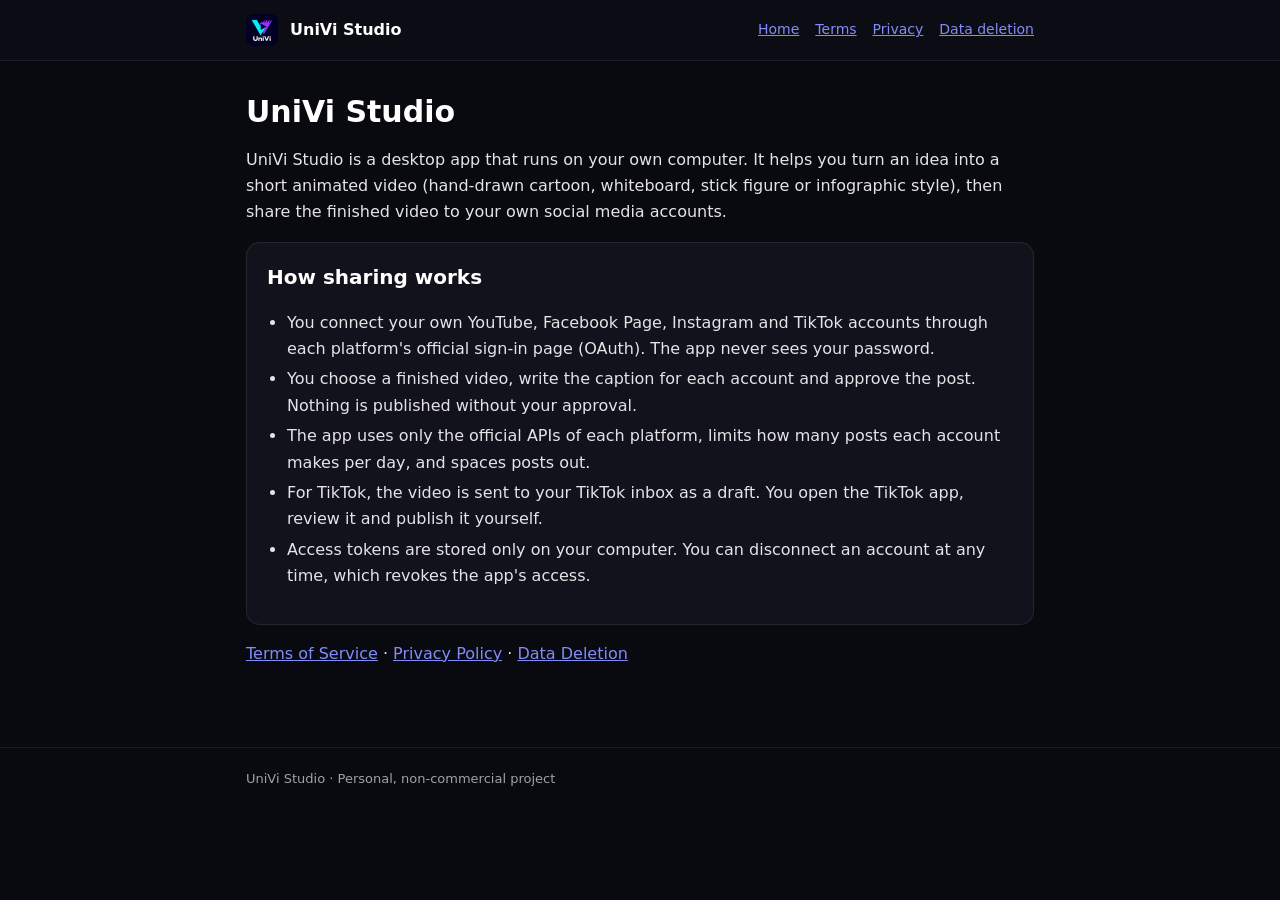
<file: index.html>
<!doctype html>
<html lang="en">
<head>
<meta charset="utf-8">
<meta name="viewport" content="width=device-width, initial-scale=1">
<title>UniVi Studio</title>
<meta name="description" content="UniVi Studio is a desktop app for creating short videos and sharing them to your own social media accounts.">
<link rel="icon" href="logo.png">
<link rel="stylesheet" href="style.css">
</head>
<body>
<header>
  <div class="bar">
    <img src="logo.png" alt="">
    <strong>UniVi Studio</strong>
    <nav><a href="./">Home</a><a href="terms.html">Terms</a><a href="privacy.html">Privacy</a><a href="data-deletion.html">Data deletion</a></nav>
  </div>
</header>
<main>
  <h1>UniVi Studio</h1>
  <p>UniVi Studio is a desktop app that runs on your own computer. It helps you turn an idea into a short animated video (hand-drawn cartoon, whiteboard, stick figure or infographic style), then share the finished video to your own social media accounts.</p>

  <div class="card">
    <h2 style="margin-top:0">How sharing works</h2>
    <ul>
      <li>You connect your own YouTube, Facebook Page, Instagram and TikTok accounts through each platform's official sign-in page (OAuth). The app never sees your password.</li>
      <li>You choose a finished video, write the caption for each account and approve the post. Nothing is published without your approval.</li>
      <li>The app uses only the official APIs of each platform, limits how many posts each account makes per day, and spaces posts out.</li>
      <li>For TikTok, the video is sent to your TikTok inbox as a draft. You open the TikTok app, review it and publish it yourself.</li>
      <li>Access tokens are stored only on your computer. You can disconnect an account at any time, which revokes the app's access.</li>
    </ul>
  </div>

  <p><a href="terms.html">Terms of Service</a> · <a href="privacy.html">Privacy Policy</a> · <a href="data-deletion.html">Data Deletion</a></p>
</main>
<footer><div class="bar">UniVi Studio · Personal, non-commercial project</div></footer>
</body>
</html>
</file>
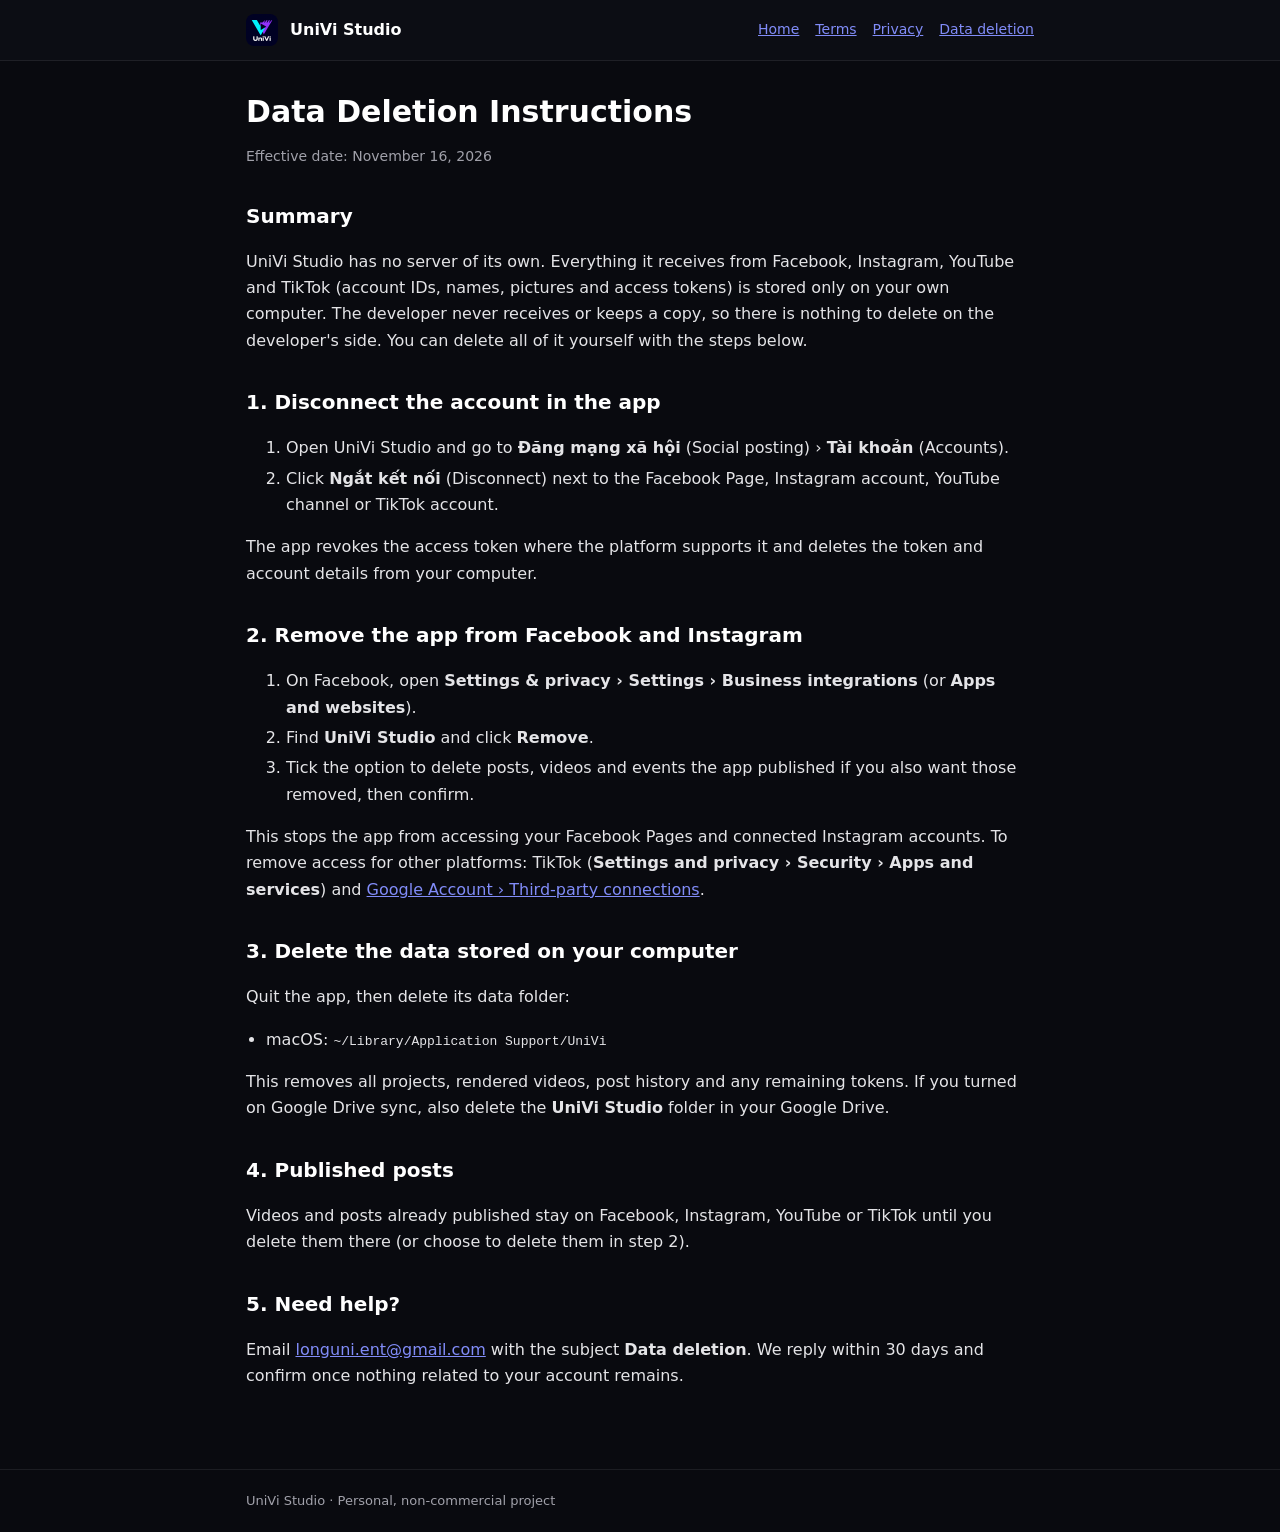
<file: data-deletion.html>
<!doctype html>
<html lang="en">
<head>
<meta charset="utf-8">
<meta name="viewport" content="width=device-width, initial-scale=1">
<title>Data Deletion · UniVi Studio</title>
<link rel="icon" href="logo.png">
<link rel="stylesheet" href="style.css">
</head>
<body>
<header>
  <div class="bar">
    <img src="logo.png" alt="">
    <strong>UniVi Studio</strong>
    <nav><a href="./">Home</a><a href="terms.html">Terms</a><a href="privacy.html">Privacy</a><a href="data-deletion.html">Data deletion</a></nav>
  </div>
</header>
<main>
  <h1>Data Deletion Instructions</h1>
  <p class="muted">Effective date: November 16, 2026</p>

  <h2>Summary</h2>
  <p>UniVi Studio has no server of its own. Everything it receives from Facebook, Instagram, YouTube and TikTok (account IDs, names, pictures and access tokens) is stored only on your own computer. The developer never receives or keeps a copy, so there is nothing to delete on the developer's side. You can delete all of it yourself with the steps below.</p>

  <h2>1. Disconnect the account in the app</h2>
  <ol>
    <li>Open UniVi Studio and go to <b>Đăng mạng xã hội</b> (Social posting) › <b>Tài khoản</b> (Accounts).</li>
    <li>Click <b>Ngắt kết nối</b> (Disconnect) next to the Facebook Page, Instagram account, YouTube channel or TikTok account.</li>
  </ol>
  <p>The app revokes the access token where the platform supports it and deletes the token and account details from your computer.</p>

  <h2>2. Remove the app from Facebook and Instagram</h2>
  <ol>
    <li>On Facebook, open <b>Settings &amp; privacy › Settings › Business integrations</b> (or <b>Apps and websites</b>).</li>
    <li>Find <b>UniVi Studio</b> and click <b>Remove</b>.</li>
    <li>Tick the option to delete posts, videos and events the app published if you also want those removed, then confirm.</li>
  </ol>
  <p>This stops the app from accessing your Facebook Pages and connected Instagram accounts. To remove access for other platforms: TikTok (<b>Settings and privacy › Security › Apps and services</b>) and <a href="https://myaccount.google.com/connections">Google Account › Third-party connections</a>.</p>

  <h2>3. Delete the data stored on your computer</h2>
  <p>Quit the app, then delete its data folder:</p>
  <ul>
    <li>macOS: <code>~/Library/Application Support/UniVi</code></li>
  </ul>
  <p>This removes all projects, rendered videos, post history and any remaining tokens. If you turned on Google Drive sync, also delete the <b>UniVi Studio</b> folder in your Google Drive.</p>

  <h2>4. Published posts</h2>
  <p>Videos and posts already published stay on Facebook, Instagram, YouTube or TikTok until you delete them there (or choose to delete them in step 2).</p>

  <h2>5. Need help?</h2>
  <p>Email <a href="mailto:longuni.ent@gmail.com">longuni.ent@gmail.com</a> with the subject <b>Data deletion</b>. We reply within 30 days and confirm once nothing related to your account remains.</p>
</main>
<footer><div class="bar">UniVi Studio · Personal, non-commercial project</div></footer>
</body>
</html>
</file>
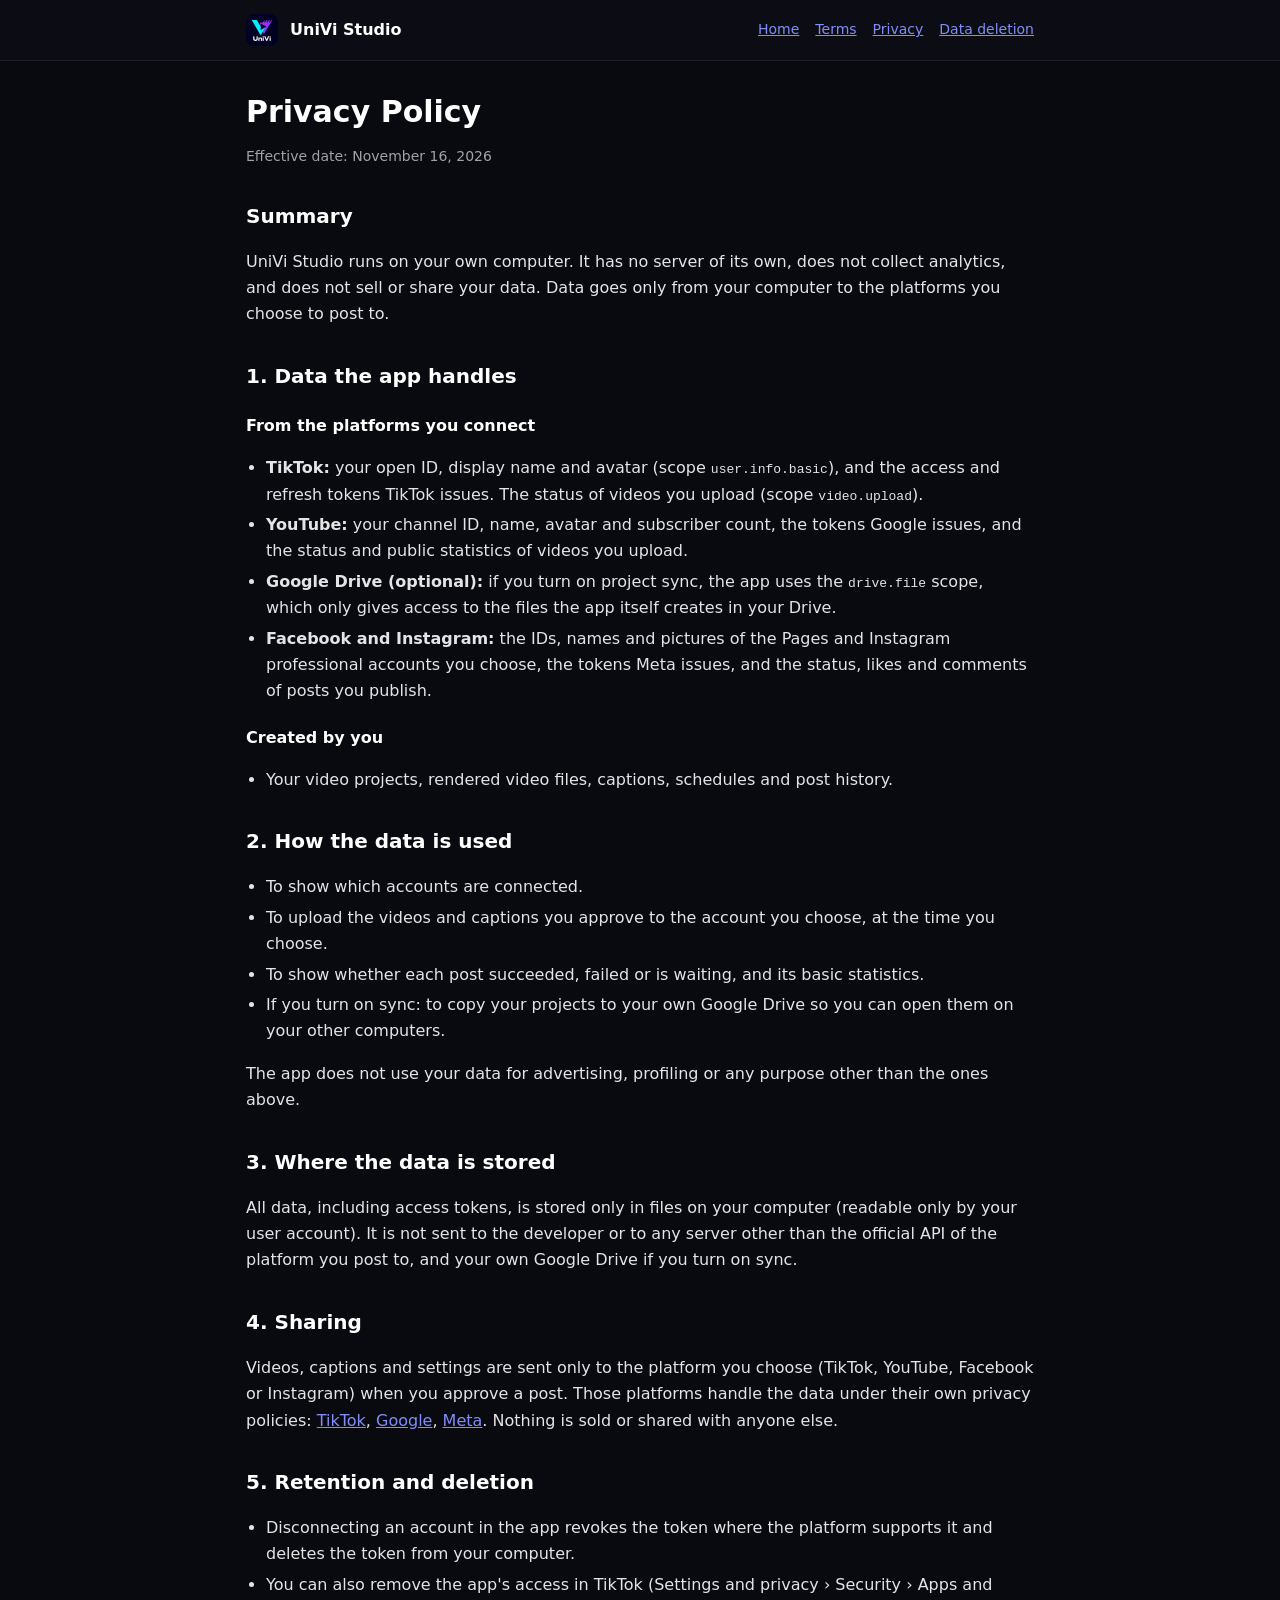
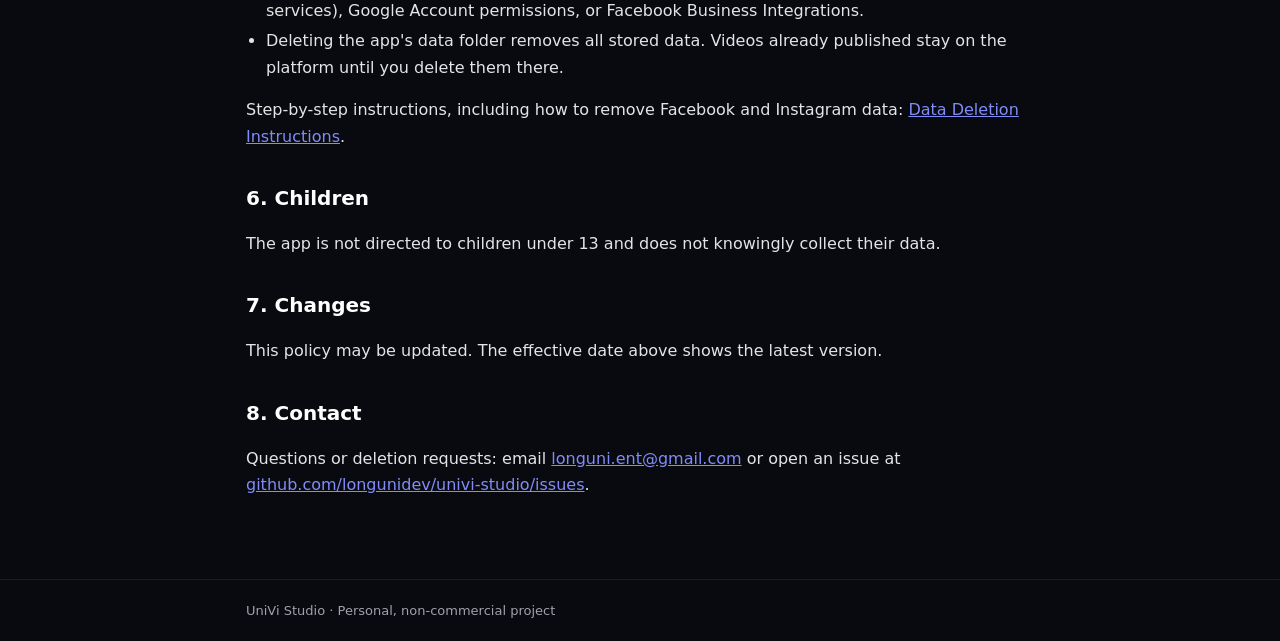
<file: privacy.html>
<!doctype html>
<html lang="en">
<head>
<meta charset="utf-8">
<meta name="viewport" content="width=device-width, initial-scale=1">
<title>Privacy Policy · UniVi Studio</title>
<link rel="icon" href="logo.png">
<link rel="stylesheet" href="style.css">
</head>
<body>
<header>
  <div class="bar">
    <img src="logo.png" alt="">
    <strong>UniVi Studio</strong>
    <nav><a href="./">Home</a><a href="terms.html">Terms</a><a href="privacy.html">Privacy</a><a href="data-deletion.html">Data deletion</a></nav>
  </div>
</header>
<main>
  <h1>Privacy Policy</h1>
  <p class="muted">Effective date: November 16, 2026</p>

  <h2>Summary</h2>
  <p>UniVi Studio runs on your own computer. It has no server of its own, does not collect analytics, and does not sell or share your data. Data goes only from your computer to the platforms you choose to post to.</p>

  <h2>1. Data the app handles</h2>
  <h3>From the platforms you connect</h3>
  <ul>
    <li><b>TikTok:</b> your open ID, display name and avatar (scope <code>user.info.basic</code>), and the access and refresh tokens TikTok issues. The status of videos you upload (scope <code>video.upload</code>).</li>
    <li><b>YouTube:</b> your channel ID, name, avatar and subscriber count, the tokens Google issues, and the status and public statistics of videos you upload.</li>
    <li><b>Google Drive (optional):</b> if you turn on project sync, the app uses the <code>drive.file</code> scope, which only gives access to the files the app itself creates in your Drive.</li>
    <li><b>Facebook and Instagram:</b> the IDs, names and pictures of the Pages and Instagram professional accounts you choose, the tokens Meta issues, and the status, likes and comments of posts you publish.</li>
  </ul>
  <h3>Created by you</h3>
  <ul>
    <li>Your video projects, rendered video files, captions, schedules and post history.</li>
  </ul>

  <h2>2. How the data is used</h2>
  <ul>
    <li>To show which accounts are connected.</li>
    <li>To upload the videos and captions you approve to the account you choose, at the time you choose.</li>
    <li>To show whether each post succeeded, failed or is waiting, and its basic statistics.</li>
    <li>If you turn on sync: to copy your projects to your own Google Drive so you can open them on your other computers.</li>
  </ul>
  <p>The app does not use your data for advertising, profiling or any purpose other than the ones above.</p>

  <h2>3. Where the data is stored</h2>
  <p>All data, including access tokens, is stored only in files on your computer (readable only by your user account). It is not sent to the developer or to any server other than the official API of the platform you post to, and your own Google Drive if you turn on sync.</p>

  <h2>4. Sharing</h2>
  <p>Videos, captions and settings are sent only to the platform you choose (TikTok, YouTube, Facebook or Instagram) when you approve a post. Those platforms handle the data under their own privacy policies: <a href="https://www.tiktok.com/legal/privacy-policy">TikTok</a>, <a href="https://policies.google.com/privacy">Google</a>, <a href="https://www.facebook.com/privacy/policy">Meta</a>. Nothing is sold or shared with anyone else.</p>

  <h2>5. Retention and deletion</h2>
  <ul>
    <li>Disconnecting an account in the app revokes the token where the platform supports it and deletes the token from your computer.</li>
    <li>You can also remove the app's access in TikTok (Settings and privacy › Security › Apps and services), Google Account permissions, or Facebook Business Integrations.</li>
    <li>Deleting the app's data folder removes all stored data. Videos already published stay on the platform until you delete them there.</li>
  </ul>
  <p>Step-by-step instructions, including how to remove Facebook and Instagram data: <a href="data-deletion.html">Data Deletion Instructions</a>.</p>

  <h2>6. Children</h2>
  <p>The app is not directed to children under 13 and does not knowingly collect their data.</p>

  <h2>7. Changes</h2>
  <p>This policy may be updated. The effective date above shows the latest version.</p>

  <h2>8. Contact</h2>
  <p>Questions or deletion requests: email <a href="mailto:longuni.ent@gmail.com">longuni.ent@gmail.com</a> or open an issue at <a href="https://github.com/longunidev/univi-studio/issues">github.com/longunidev/univi-studio/issues</a>.</p>
</main>
<footer><div class="bar">UniVi Studio · Personal, non-commercial project</div></footer>
</body>
</html>
</file>
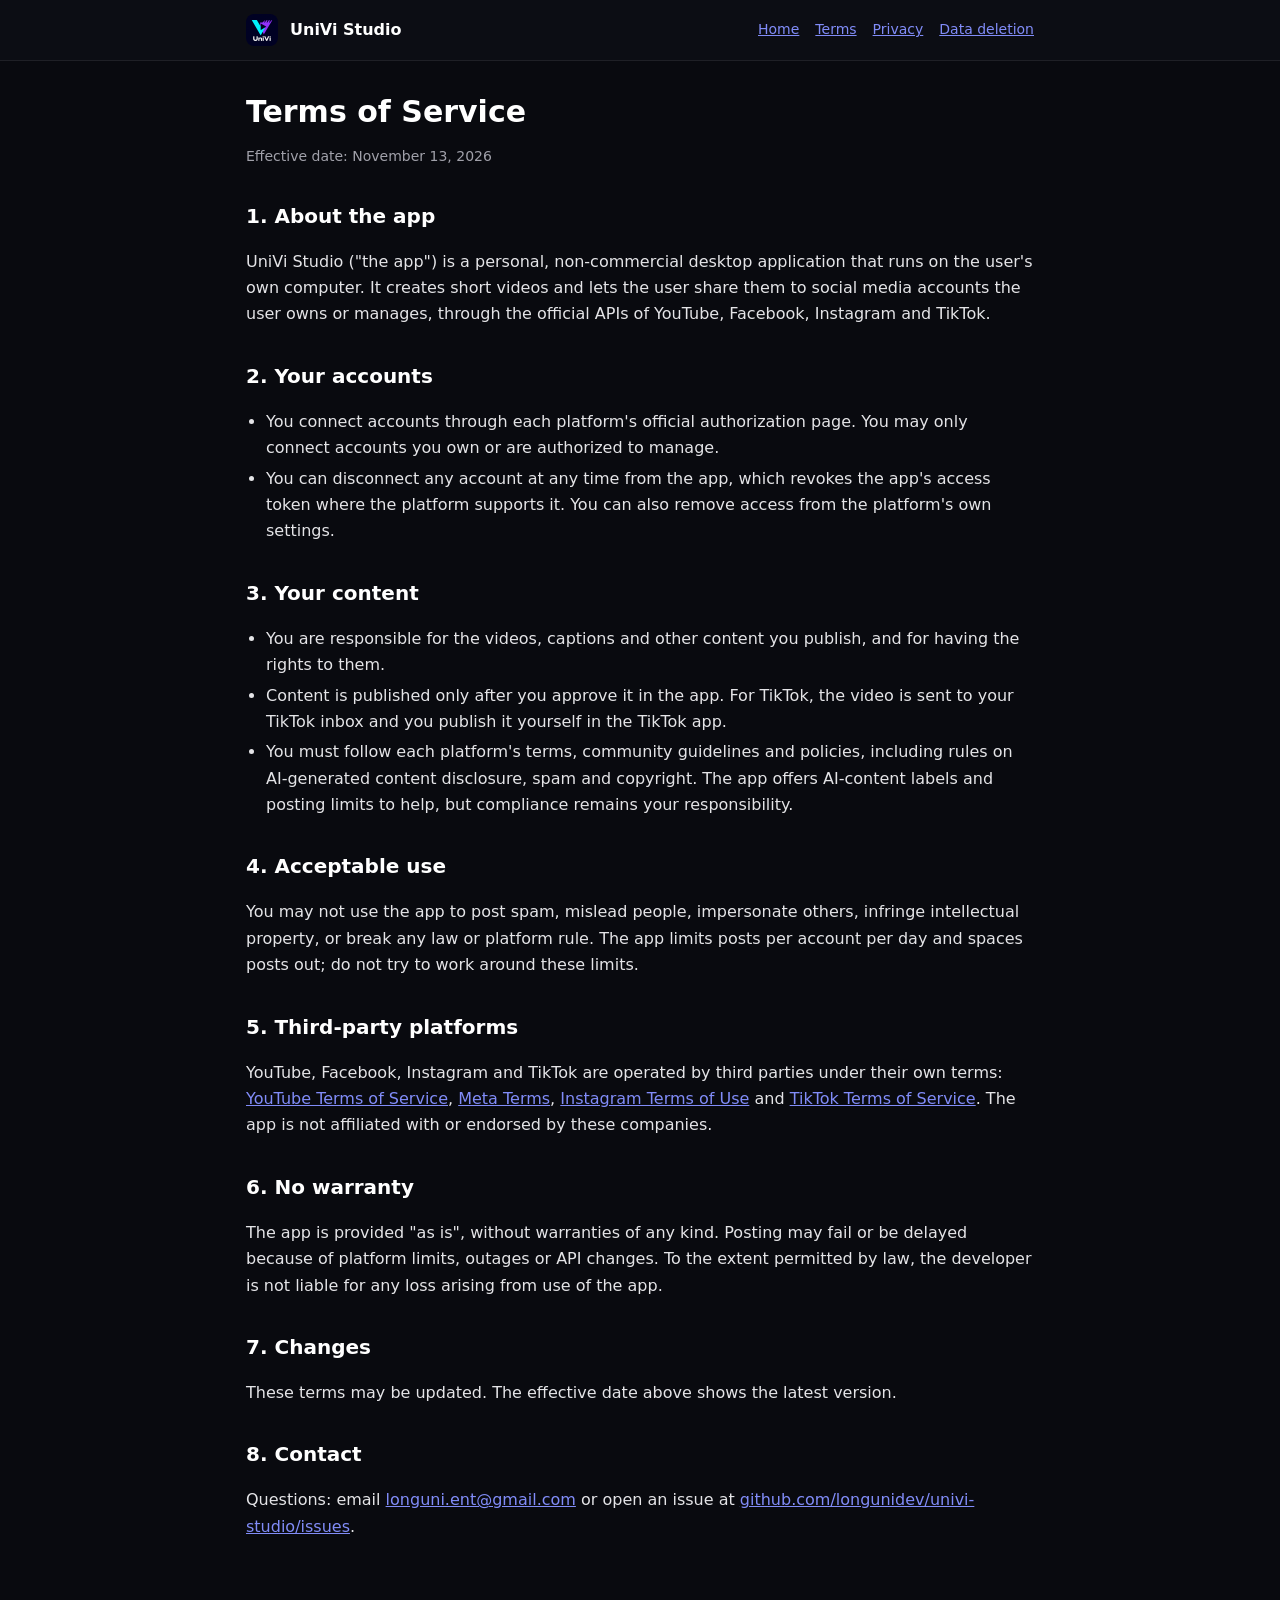
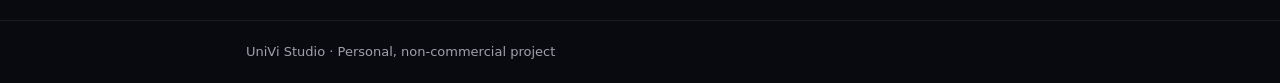
<file: terms.html>
<!doctype html>
<html lang="en">
<head>
<meta charset="utf-8">
<meta name="viewport" content="width=device-width, initial-scale=1">
<title>Terms of Service · UniVi Studio</title>
<link rel="icon" href="logo.png">
<link rel="stylesheet" href="style.css">
</head>
<body>
<header>
  <div class="bar">
    <img src="logo.png" alt="">
    <strong>UniVi Studio</strong>
    <nav><a href="./">Home</a><a href="terms.html">Terms</a><a href="privacy.html">Privacy</a><a href="data-deletion.html">Data deletion</a></nav>
  </div>
</header>
<main>
  <h1>Terms of Service</h1>
  <p class="muted">Effective date: November 13, 2026</p>

  <h2>1. About the app</h2>
  <p>UniVi Studio ("the app") is a personal, non-commercial desktop application that runs on the user's own computer. It creates short videos and lets the user share them to social media accounts the user owns or manages, through the official APIs of YouTube, Facebook, Instagram and TikTok.</p>

  <h2>2. Your accounts</h2>
  <ul>
    <li>You connect accounts through each platform's official authorization page. You may only connect accounts you own or are authorized to manage.</li>
    <li>You can disconnect any account at any time from the app, which revokes the app's access token where the platform supports it. You can also remove access from the platform's own settings.</li>
  </ul>

  <h2>3. Your content</h2>
  <ul>
    <li>You are responsible for the videos, captions and other content you publish, and for having the rights to them.</li>
    <li>Content is published only after you approve it in the app. For TikTok, the video is sent to your TikTok inbox and you publish it yourself in the TikTok app.</li>
    <li>You must follow each platform's terms, community guidelines and policies, including rules on AI-generated content disclosure, spam and copyright. The app offers AI-content labels and posting limits to help, but compliance remains your responsibility.</li>
  </ul>

  <h2>4. Acceptable use</h2>
  <p>You may not use the app to post spam, mislead people, impersonate others, infringe intellectual property, or break any law or platform rule. The app limits posts per account per day and spaces posts out; do not try to work around these limits.</p>

  <h2>5. Third-party platforms</h2>
  <p>YouTube, Facebook, Instagram and TikTok are operated by third parties under their own terms: <a href="https://www.youtube.com/t/terms">YouTube Terms of Service</a>, <a href="https://www.facebook.com/terms">Meta Terms</a>, <a href="https://help.instagram.com/581066165581870">Instagram Terms of Use</a> and <a href="https://www.tiktok.com/legal/terms-of-service">TikTok Terms of Service</a>. The app is not affiliated with or endorsed by these companies.</p>

  <h2>6. No warranty</h2>
  <p>The app is provided "as is", without warranties of any kind. Posting may fail or be delayed because of platform limits, outages or API changes. To the extent permitted by law, the developer is not liable for any loss arising from use of the app.</p>

  <h2>7. Changes</h2>
  <p>These terms may be updated. The effective date above shows the latest version.</p>

  <h2>8. Contact</h2>
  <p>Questions: email <a href="mailto:longuni.ent@gmail.com">longuni.ent@gmail.com</a> or open an issue at <a href="https://github.com/longunidev/univi-studio/issues">github.com/longunidev/univi-studio/issues</a>.</p>
</main>
<footer><div class="bar">UniVi Studio · Personal, non-commercial project</div></footer>
</body>
</html>
</file>
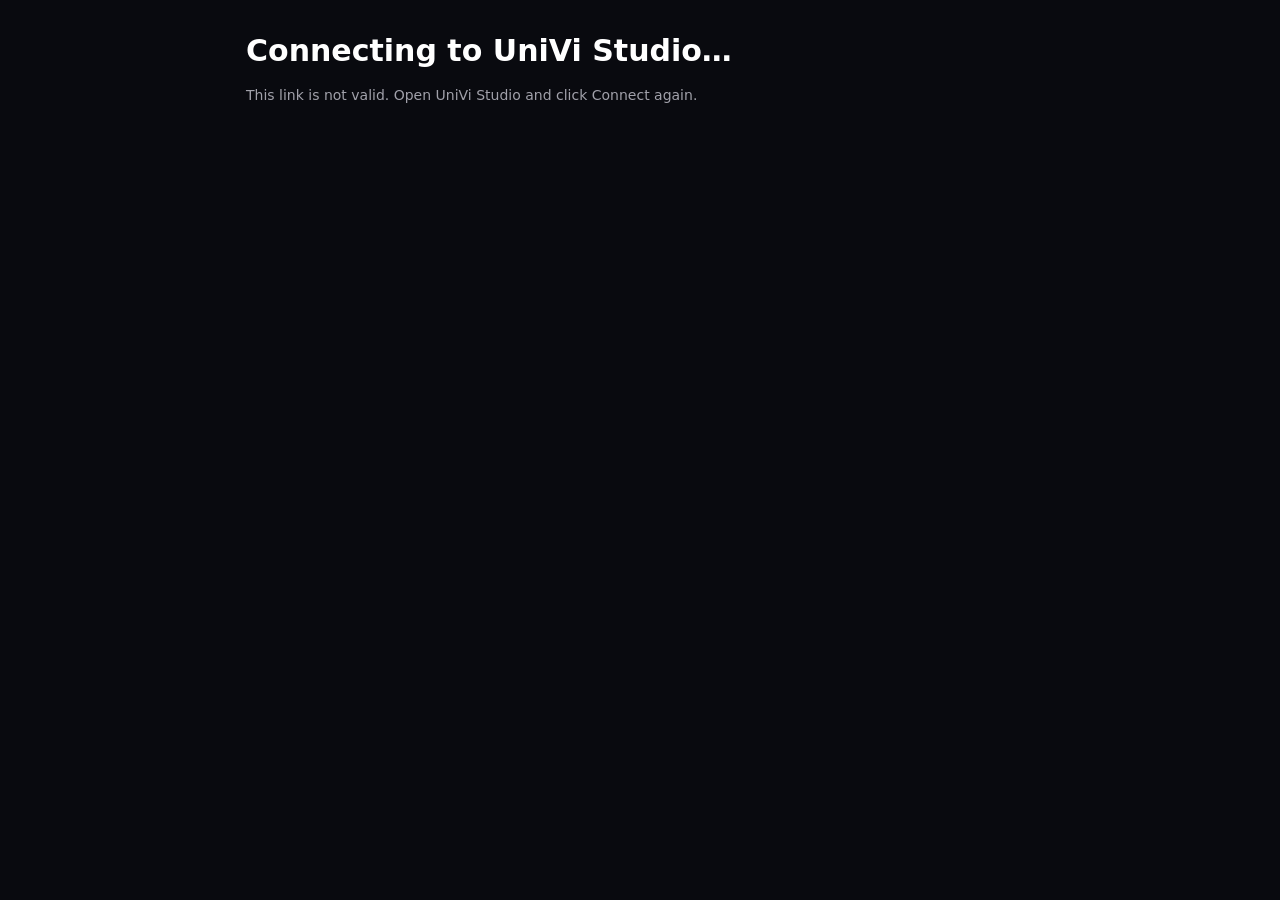
<file: oauth/instagram.html>
<!doctype html>
<html lang="en">
<head>
<meta charset="utf-8">
<meta name="viewport" content="width=device-width, initial-scale=1">
<meta name="referrer" content="no-referrer">
<meta name="robots" content="noindex">
<title>Connecting · UniVi Studio</title>
<link rel="icon" href="../logo.png">
<link rel="stylesheet" href="../style.css">
</head>
<body>
<main>
  <h1>Connecting to UniVi Studio…</h1>
  <p id="msg" class="muted">Returning to the app on your computer.</p>
</main>
<script>
// Instagram Login sends you here after you approve. The part of "state" after the last dot is the address of
// UniVi Studio on your own computer; this page forwards the login result there. It only ever forwards to
// http://localhost or http://127.0.0.1, so it cannot send the code anywhere else.
(function () {
  var q = new URLSearchParams(location.search);
  var state = q.get("state") || "";
  var dot = state.lastIndexOf(".");
  var origin = "";
  try {
    var b64 = state.slice(dot + 1).replace(/-/g, "+").replace(/_/g, "/");
    origin = dot > 0 ? atob(b64 + "===".slice((b64.length + 3) % 4)) : "";
  } catch (e) {}
  if (!/^http:\/\/(localhost|127\.0\.0\.1)(:\d{1,5})?$/.test(origin)) {
    document.getElementById("msg").textContent = "This link is not valid. Open UniVi Studio and click Connect again.";
    return;
  }
  location.replace(origin + "/api/social/oauth/instagram/callback" + location.search);
})();
</script>
</body>
</html>
</file>
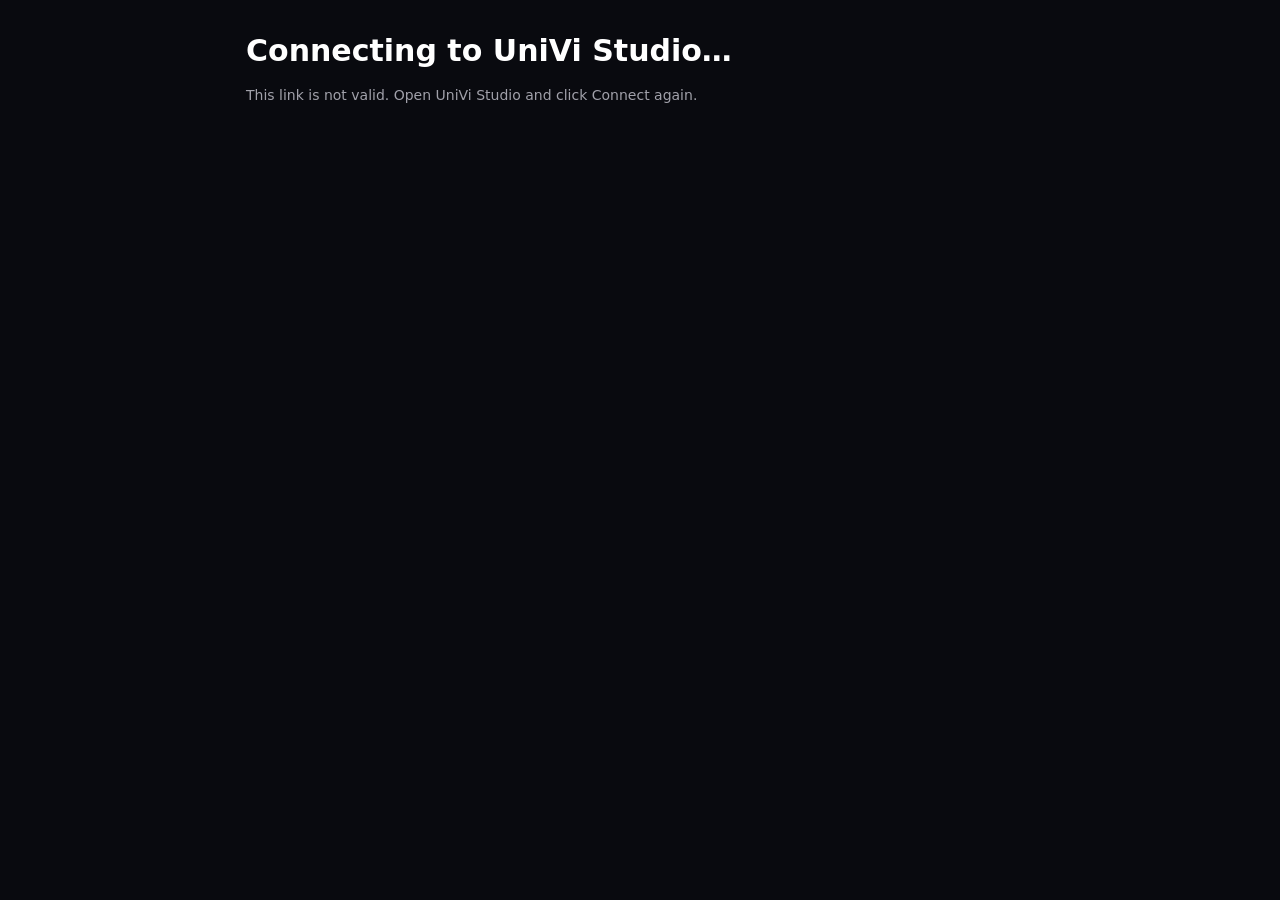
<file: oauth/meta.html>
<!doctype html>
<html lang="en">
<head>
<meta charset="utf-8">
<meta name="viewport" content="width=device-width, initial-scale=1">
<meta name="referrer" content="no-referrer">
<meta name="robots" content="noindex">
<title>Connecting · UniVi Studio</title>
<link rel="icon" href="../logo.png">
<link rel="stylesheet" href="../style.css">
</head>
<body>
<main>
  <h1>Connecting to UniVi Studio…</h1>
  <p id="msg" class="muted">Returning to the app on your computer.</p>
</main>
<script>
// Facebook Login sends you here after you approve. The part of "state" after the last dot is the address of
// UniVi Studio on your own computer; this page forwards the login result there. It only ever forwards to
// http://localhost or http://127.0.0.1, so it cannot send the code anywhere else.
(function () {
  var q = new URLSearchParams(location.search);
  var state = q.get("state") || "";
  var dot = state.lastIndexOf(".");
  var origin = "";
  try {
    var b64 = state.slice(dot + 1).replace(/-/g, "+").replace(/_/g, "/");
    origin = dot > 0 ? atob(b64 + "===".slice((b64.length + 3) % 4)) : "";
  } catch (e) {}
  if (!/^http:\/\/(localhost|127\.0\.0\.1)(:\d{1,5})?$/.test(origin)) {
    document.getElementById("msg").textContent = "This link is not valid. Open UniVi Studio and click Connect again.";
    return;
  }
  location.replace(origin + "/api/social/oauth/meta/callback" + location.search);
})();
</script>
</body>
</html>
</file>
<file: style.css>
:root {
  --bg: #090a0f;
  --panel: #11121b;
  --border: rgba(255, 255, 255, 0.08);
  --text: #e4e4e7;
  --muted: #a1a1aa;
  --accent: #818cf8;
}
* { box-sizing: border-box; }
body {
  margin: 0;
  background: var(--bg);
  color: var(--text);
  font-family: "Be Vietnam Pro", system-ui, -apple-system, "Segoe UI", sans-serif;
  line-height: 1.65;
}
a { color: var(--accent); }
a:hover { color: #c7d2fe; }
header {
  border-bottom: 1px solid var(--border);
  background: #0c0d14;
}
.bar {
  max-width: 820px;
  margin: 0 auto;
  padding: 14px 16px;
  display: flex;
  align-items: center;
  gap: 12px;
  flex-wrap: wrap;
}
.bar img { width: 32px; height: 32px; border-radius: 8px; }
.bar strong { color: #fff; margin-right: auto; }
.bar nav { display: flex; gap: 16px; flex-wrap: wrap; font-size: 14px; }
main { max-width: 820px; margin: 0 auto; padding: 32px 16px 64px; }
h1 { color: #fff; font-size: 30px; line-height: 1.25; margin: 0 0 8px; }
h2 { color: #fff; font-size: 20px; margin: 32px 0 8px; }
h3 { color: #fff; font-size: 16px; margin: 20px 0 6px; }
.muted { color: var(--muted); font-size: 14px; }
.card {
  background: var(--panel);
  border: 1px solid var(--border);
  border-radius: 14px;
  padding: 18px 20px;
  margin: 16px 0;
}
ul { padding-left: 20px; }
li { margin: 4px 0; }
footer { border-top: 1px solid var(--border); color: var(--muted); font-size: 13px; }
footer .bar { padding: 20px 16px; }
</file>
